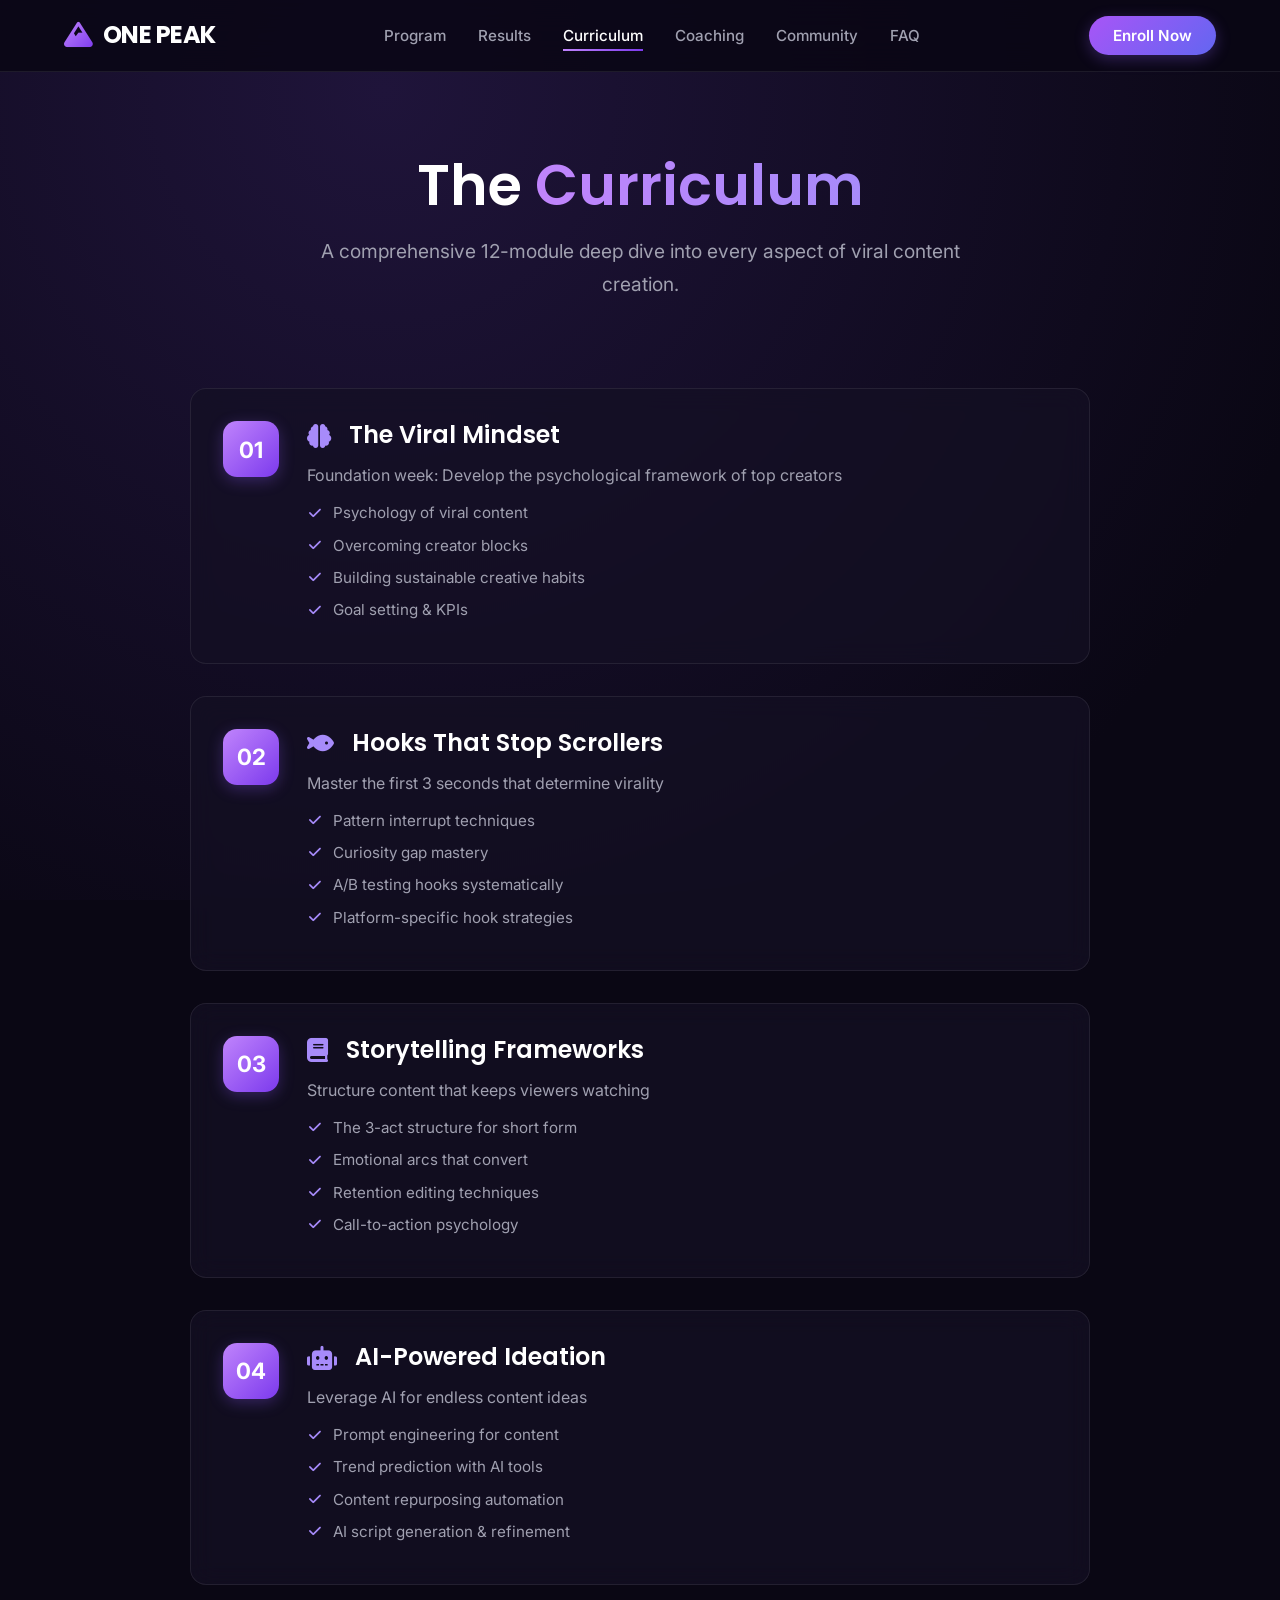
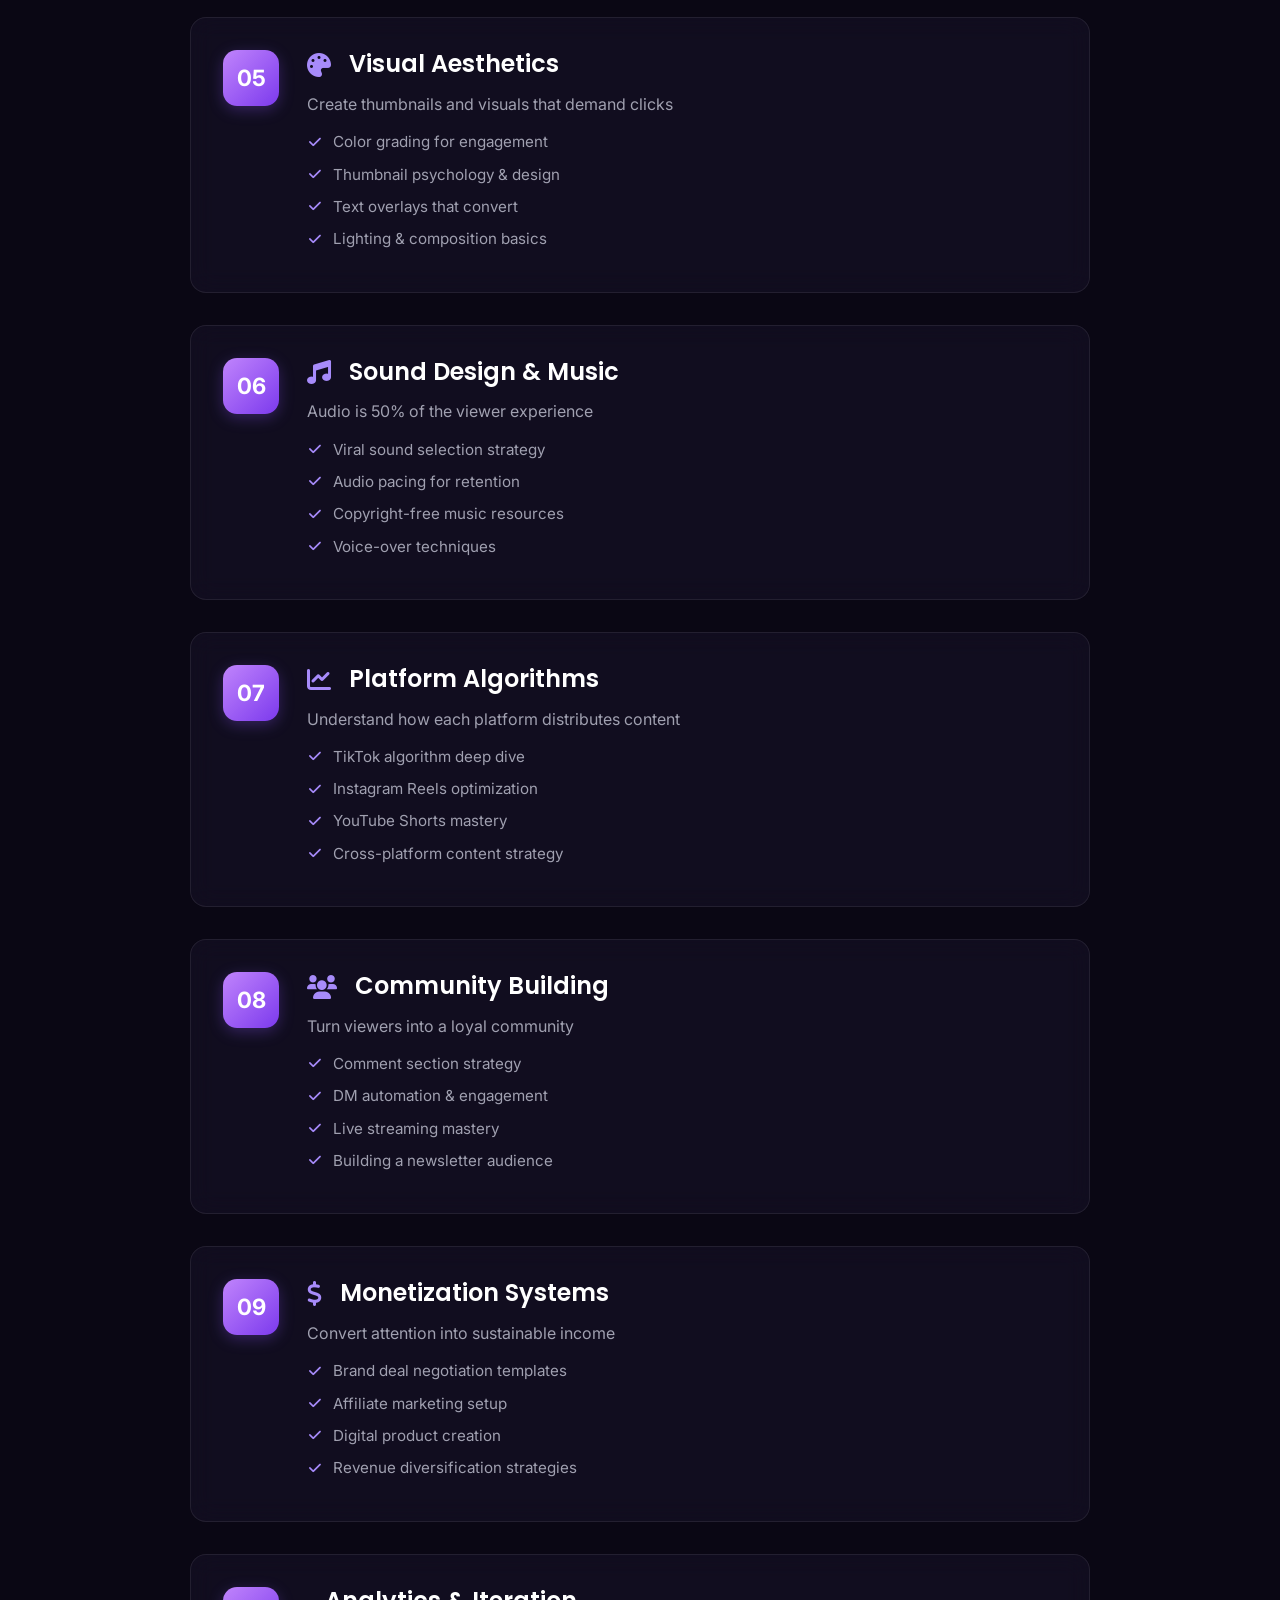
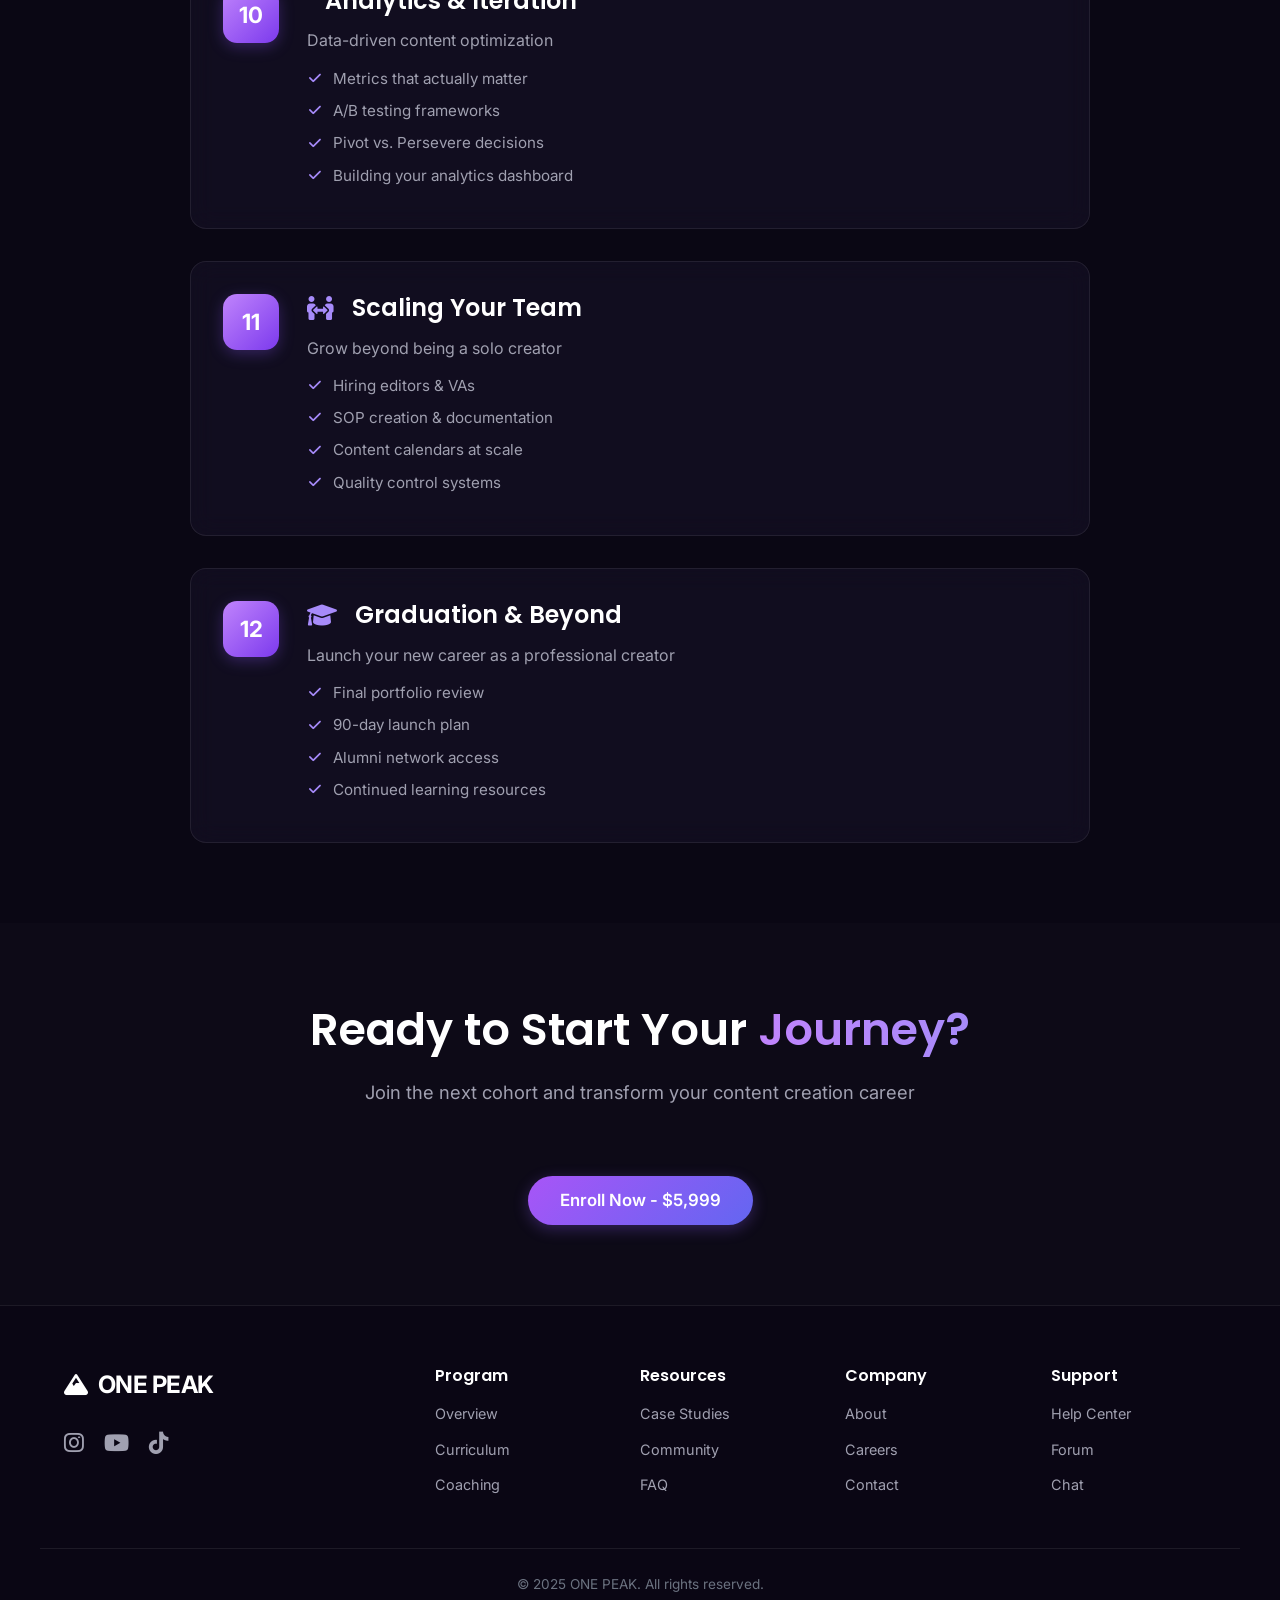
<file: curriculum.html>
<!doctype html>
<html lang="en">
  <head>
    <meta charset="UTF-8" />
    <meta
      name="viewport"
      content="width=device-width, initial-scale=1.0, viewport-fit=cover"
    />
    <title>ONE PEAK | Curriculum</title>
    <link rel="preconnect" href="https://fonts.googleapis.com" />
    <link rel="preconnect" href="https://fonts.gstatic.com" crossorigin />
    <link
      href="https://fonts.googleapis.com/css2?family=Inter:opsz,wght@14..32,400;14..32,500;14..32,600;14..32,700&family=Poppins:wght@500;600;700&display=swap"
      rel="stylesheet"
    />
    <link
      rel="stylesheet"
      href="https://cdnjs.cloudflare.com/ajax/libs/font-awesome/6.0.0-beta3/css/all.min.css"
    />
    <link rel="stylesheet" href="style.css" />
  </head>
  <body>
    <header class="header">
      <div class="container nav-container">
        <a href="index.html" class="logo">
          <i class="fas fa-mountain logo-icon"></i>
          <span class="logo-text">ONE PEAK</span>
        </a>
        <nav class="nav-menu" id="navMenu">
          <ul class="nav-list">
            <li><a href="program.html" class="nav-link">Program</a></li>
            <li><a href="results.html" class="nav-link">Results</a></li>
            <li>
              <a href="curriculum.html" class="nav-link active">Curriculum</a>
            </li>
            <li><a href="coaching.html" class="nav-link">Coaching</a></li>
            <li><a href="community.html" class="nav-link">Community</a></li>
            <li><a href="faq.html" class="nav-link">FAQ</a></li>
          </ul>
        </nav>
        <div class="nav-actions">
          <a href="#" class="btn btn-gradient">Enroll Now</a>
          <button
            class="hamburger"
            id="hamburger"
            aria-label="Menu"
            aria-expanded="false"
          >
            <span></span><span></span><span></span>
          </button>
        </div>
      </div>
    </header>

    <main>
      <section class="page-header">
        <div class="container">
          <h1>The <span class="gradient-text">Curriculum</span></h1>
          <p class="section-subtitle">
            A comprehensive 12-module deep dive into every aspect of viral
            content creation.
          </p>
        </div>
      </section>

      <section class="section-padding" style="padding-top: 0">
        <div class="container">
          <div class="timeline">
            <div class="curriculum-module">
              <div class="module-number">01</div>
              <div class="module-content">
                <h3>
                  <i
                    class="fas fa-brain"
                    style="color: #a78bfa; margin-right: 8px"
                  ></i>
                  The Viral Mindset
                </h3>
                <p style="color: #a0a0b0; margin-bottom: 12px">
                  Foundation week: Develop the psychological framework of top
                  creators
                </p>
                <ul>
                  <li>
                    <i class="fas fa-check"></i> Psychology of viral content
                  </li>
                  <li>
                    <i class="fas fa-check"></i> Overcoming creator blocks
                  </li>
                  <li>
                    <i class="fas fa-check"></i> Building sustainable creative
                    habits
                  </li>
                  <li><i class="fas fa-check"></i> Goal setting & KPIs</li>
                </ul>
              </div>
            </div>

            <div class="curriculum-module">
              <div class="module-number">02</div>
              <div class="module-content">
                <h3>
                  <i
                    class="fas fa-fish"
                    style="color: #a78bfa; margin-right: 8px"
                  ></i>
                  Hooks That Stop Scrollers
                </h3>
                <p style="color: #a0a0b0; margin-bottom: 12px">
                  Master the first 3 seconds that determine virality
                </p>
                <ul>
                  <li>
                    <i class="fas fa-check"></i> Pattern interrupt techniques
                  </li>
                  <li><i class="fas fa-check"></i> Curiosity gap mastery</li>
                  <li>
                    <i class="fas fa-check"></i> A/B testing hooks
                    systematically
                  </li>
                  <li>
                    <i class="fas fa-check"></i> Platform-specific hook
                    strategies
                  </li>
                </ul>
              </div>
            </div>

            <div class="curriculum-module">
              <div class="module-number">03</div>
              <div class="module-content">
                <h3>
                  <i
                    class="fas fa-book"
                    style="color: #a78bfa; margin-right: 8px"
                  ></i>
                  Storytelling Frameworks
                </h3>
                <p style="color: #a0a0b0; margin-bottom: 12px">
                  Structure content that keeps viewers watching
                </p>
                <ul>
                  <li>
                    <i class="fas fa-check"></i> The 3-act structure for short
                    form
                  </li>
                  <li>
                    <i class="fas fa-check"></i> Emotional arcs that convert
                  </li>
                  <li>
                    <i class="fas fa-check"></i> Retention editing techniques
                  </li>
                  <li>
                    <i class="fas fa-check"></i> Call-to-action psychology
                  </li>
                </ul>
              </div>
            </div>

            <div class="curriculum-module">
              <div class="module-number">04</div>
              <div class="module-content">
                <h3>
                  <i
                    class="fas fa-robot"
                    style="color: #a78bfa; margin-right: 8px"
                  ></i>
                  AI-Powered Ideation
                </h3>
                <p style="color: #a0a0b0; margin-bottom: 12px">
                  Leverage AI for endless content ideas
                </p>
                <ul>
                  <li>
                    <i class="fas fa-check"></i> Prompt engineering for content
                  </li>
                  <li>
                    <i class="fas fa-check"></i> Trend prediction with AI tools
                  </li>
                  <li>
                    <i class="fas fa-check"></i> Content repurposing automation
                  </li>
                  <li>
                    <i class="fas fa-check"></i> AI script generation &
                    refinement
                  </li>
                </ul>
              </div>
            </div>

            <div class="curriculum-module">
              <div class="module-number">05</div>
              <div class="module-content">
                <h3>
                  <i
                    class="fas fa-palette"
                    style="color: #a78bfa; margin-right: 8px"
                  ></i>
                  Visual Aesthetics
                </h3>
                <p style="color: #a0a0b0; margin-bottom: 12px">
                  Create thumbnails and visuals that demand clicks
                </p>
                <ul>
                  <li>
                    <i class="fas fa-check"></i> Color grading for engagement
                  </li>
                  <li>
                    <i class="fas fa-check"></i> Thumbnail psychology & design
                  </li>
                  <li>
                    <i class="fas fa-check"></i> Text overlays that convert
                  </li>
                  <li>
                    <i class="fas fa-check"></i> Lighting & composition basics
                  </li>
                </ul>
              </div>
            </div>

            <div class="curriculum-module">
              <div class="module-number">06</div>
              <div class="module-content">
                <h3>
                  <i
                    class="fas fa-music"
                    style="color: #a78bfa; margin-right: 8px"
                  ></i>
                  Sound Design & Music
                </h3>
                <p style="color: #a0a0b0; margin-bottom: 12px">
                  Audio is 50% of the viewer experience
                </p>
                <ul>
                  <li>
                    <i class="fas fa-check"></i> Viral sound selection strategy
                  </li>
                  <li>
                    <i class="fas fa-check"></i> Audio pacing for retention
                  </li>
                  <li>
                    <i class="fas fa-check"></i> Copyright-free music resources
                  </li>
                  <li><i class="fas fa-check"></i> Voice-over techniques</li>
                </ul>
              </div>
            </div>

            <div class="curriculum-module">
              <div class="module-number">07</div>
              <div class="module-content">
                <h3>
                  <i
                    class="fas fa-chart-line"
                    style="color: #a78bfa; margin-right: 8px"
                  ></i>
                  Platform Algorithms
                </h3>
                <p style="color: #a0a0b0; margin-bottom: 12px">
                  Understand how each platform distributes content
                </p>
                <ul>
                  <li>
                    <i class="fas fa-check"></i> TikTok algorithm deep dive
                  </li>
                  <li>
                    <i class="fas fa-check"></i> Instagram Reels optimization
                  </li>
                  <li><i class="fas fa-check"></i> YouTube Shorts mastery</li>
                  <li>
                    <i class="fas fa-check"></i> Cross-platform content strategy
                  </li>
                </ul>
              </div>
            </div>

            <div class="curriculum-module">
              <div class="module-number">08</div>
              <div class="module-content">
                <h3>
                  <i
                    class="fas fa-users"
                    style="color: #a78bfa; margin-right: 8px"
                  ></i>
                  Community Building
                </h3>
                <p style="color: #a0a0b0; margin-bottom: 12px">
                  Turn viewers into a loyal community
                </p>
                <ul>
                  <li><i class="fas fa-check"></i> Comment section strategy</li>
                  <li>
                    <i class="fas fa-check"></i> DM automation & engagement
                  </li>
                  <li><i class="fas fa-check"></i> Live streaming mastery</li>
                  <li>
                    <i class="fas fa-check"></i> Building a newsletter audience
                  </li>
                </ul>
              </div>
            </div>

            <div class="curriculum-module">
              <div class="module-number">09</div>
              <div class="module-content">
                <h3>
                  <i
                    class="fas fa-dollar-sign"
                    style="color: #a78bfa; margin-right: 8px"
                  ></i>
                  Monetization Systems
                </h3>
                <p style="color: #a0a0b0; margin-bottom: 12px">
                  Convert attention into sustainable income
                </p>
                <ul>
                  <li>
                    <i class="fas fa-check"></i> Brand deal negotiation
                    templates
                  </li>
                  <li>
                    <i class="fas fa-check"></i> Affiliate marketing setup
                  </li>
                  <li><i class="fas fa-check"></i> Digital product creation</li>
                  <li>
                    <i class="fas fa-check"></i> Revenue diversification
                    strategies
                  </li>
                </ul>
              </div>
            </div>

            <div class="curriculum-module">
              <div class="module-number">10</div>
              <div class="module-content">
                <h3>
                  <i
                    class="fas fa-magnifying-glass-chart"
                    style="color: #a78bfa; margin-right: 8px"
                  ></i>
                  Analytics & Iteration
                </h3>
                <p style="color: #a0a0b0; margin-bottom: 12px">
                  Data-driven content optimization
                </p>
                <ul>
                  <li>
                    <i class="fas fa-check"></i> Metrics that actually matter
                  </li>
                  <li><i class="fas fa-check"></i> A/B testing frameworks</li>
                  <li>
                    <i class="fas fa-check"></i> Pivot vs. Persevere decisions
                  </li>
                  <li>
                    <i class="fas fa-check"></i> Building your analytics
                    dashboard
                  </li>
                </ul>
              </div>
            </div>

            <div class="curriculum-module">
              <div class="module-number">11</div>
              <div class="module-content">
                <h3>
                  <i
                    class="fas fa-people-arrows"
                    style="color: #a78bfa; margin-right: 8px"
                  ></i>
                  Scaling Your Team
                </h3>
                <p style="color: #a0a0b0; margin-bottom: 12px">
                  Grow beyond being a solo creator
                </p>
                <ul>
                  <li><i class="fas fa-check"></i> Hiring editors & VAs</li>
                  <li>
                    <i class="fas fa-check"></i> SOP creation & documentation
                  </li>
                  <li>
                    <i class="fas fa-check"></i> Content calendars at scale
                  </li>
                  <li><i class="fas fa-check"></i> Quality control systems</li>
                </ul>
              </div>
            </div>

            <div class="curriculum-module">
              <div class="module-number">12</div>
              <div class="module-content">
                <h3>
                  <i
                    class="fas fa-graduation-cap"
                    style="color: #a78bfa; margin-right: 8px"
                  ></i>
                  Graduation & Beyond
                </h3>
                <p style="color: #a0a0b0; margin-bottom: 12px">
                  Launch your new career as a professional creator
                </p>
                <ul>
                  <li><i class="fas fa-check"></i> Final portfolio review</li>
                  <li><i class="fas fa-check"></i> 90-day launch plan</li>
                  <li><i class="fas fa-check"></i> Alumni network access</li>
                  <li>
                    <i class="fas fa-check"></i> Continued learning resources
                  </li>
                </ul>
              </div>
            </div>
          </div>
        </div>
      </section>

      <section
        class="section-padding"
        style="background: rgba(255, 255, 255, 0.01)"
      >
        <div class="container" style="text-align: center">
          <h2 class="section-title">
            Ready to Start Your <span class="gradient-text">Journey?</span>
          </h2>
          <p class="section-subtitle">
            Join the next cohort and transform your content creation career
          </p>
          <a href="#" class="btn btn-gradient btn-lg" style="margin-top: 20px"
            >Enroll Now - $5,999</a
          >
        </div>
      </section>
    </main>

    <footer class="footer">
      <div class="container footer-grid">
        <div class="footer-brand">
          <a href="index.html" class="logo"
            ><i class="fas fa-mountain"></i> ONE PEAK</a
          >
          <div class="social-icons">
            <a href="#"><i class="fab fa-instagram"></i></a>
            <a href="#"><i class="fab fa-youtube"></i></a>
            <a href="#"><i class="fab fa-tiktok"></i></a>
          </div>
        </div>
        <div class="footer-links">
          <h4>Program</h4>
          <ul>
            <li><a href="program.html">Overview</a></li>
            <li><a href="curriculum.html">Curriculum</a></li>
            <li><a href="coaching.html">Coaching</a></li>
          </ul>
        </div>
        <div class="footer-links">
          <h4>Resources</h4>
          <ul>
            <li><a href="results.html">Case Studies</a></li>
            <li><a href="community.html">Community</a></li>
            <li><a href="faq.html">FAQ</a></li>
          </ul>
        </div>
        <div class="footer-links">
          <h4>Company</h4>
          <ul>
            <li><a href="#">About</a></li>
            <li><a href="#">Careers</a></li>
            <li><a href="#">Contact</a></li>
          </ul>
        </div>
        <div class="footer-links">
          <h4>Support</h4>
          <ul>
            <li><a href="faq.html">Help Center</a></li>
            <li><a href="community.html">Forum</a></li>
            <li><a href="#">Chat</a></li>
          </ul>
        </div>
      </div>
      <div class="footer-bottom container">
        <p>&copy; 2025 ONE PEAK. All rights reserved.</p>
      </div>
    </footer>

    <script src="script.js"></script>
  </body>
</html>
</file>
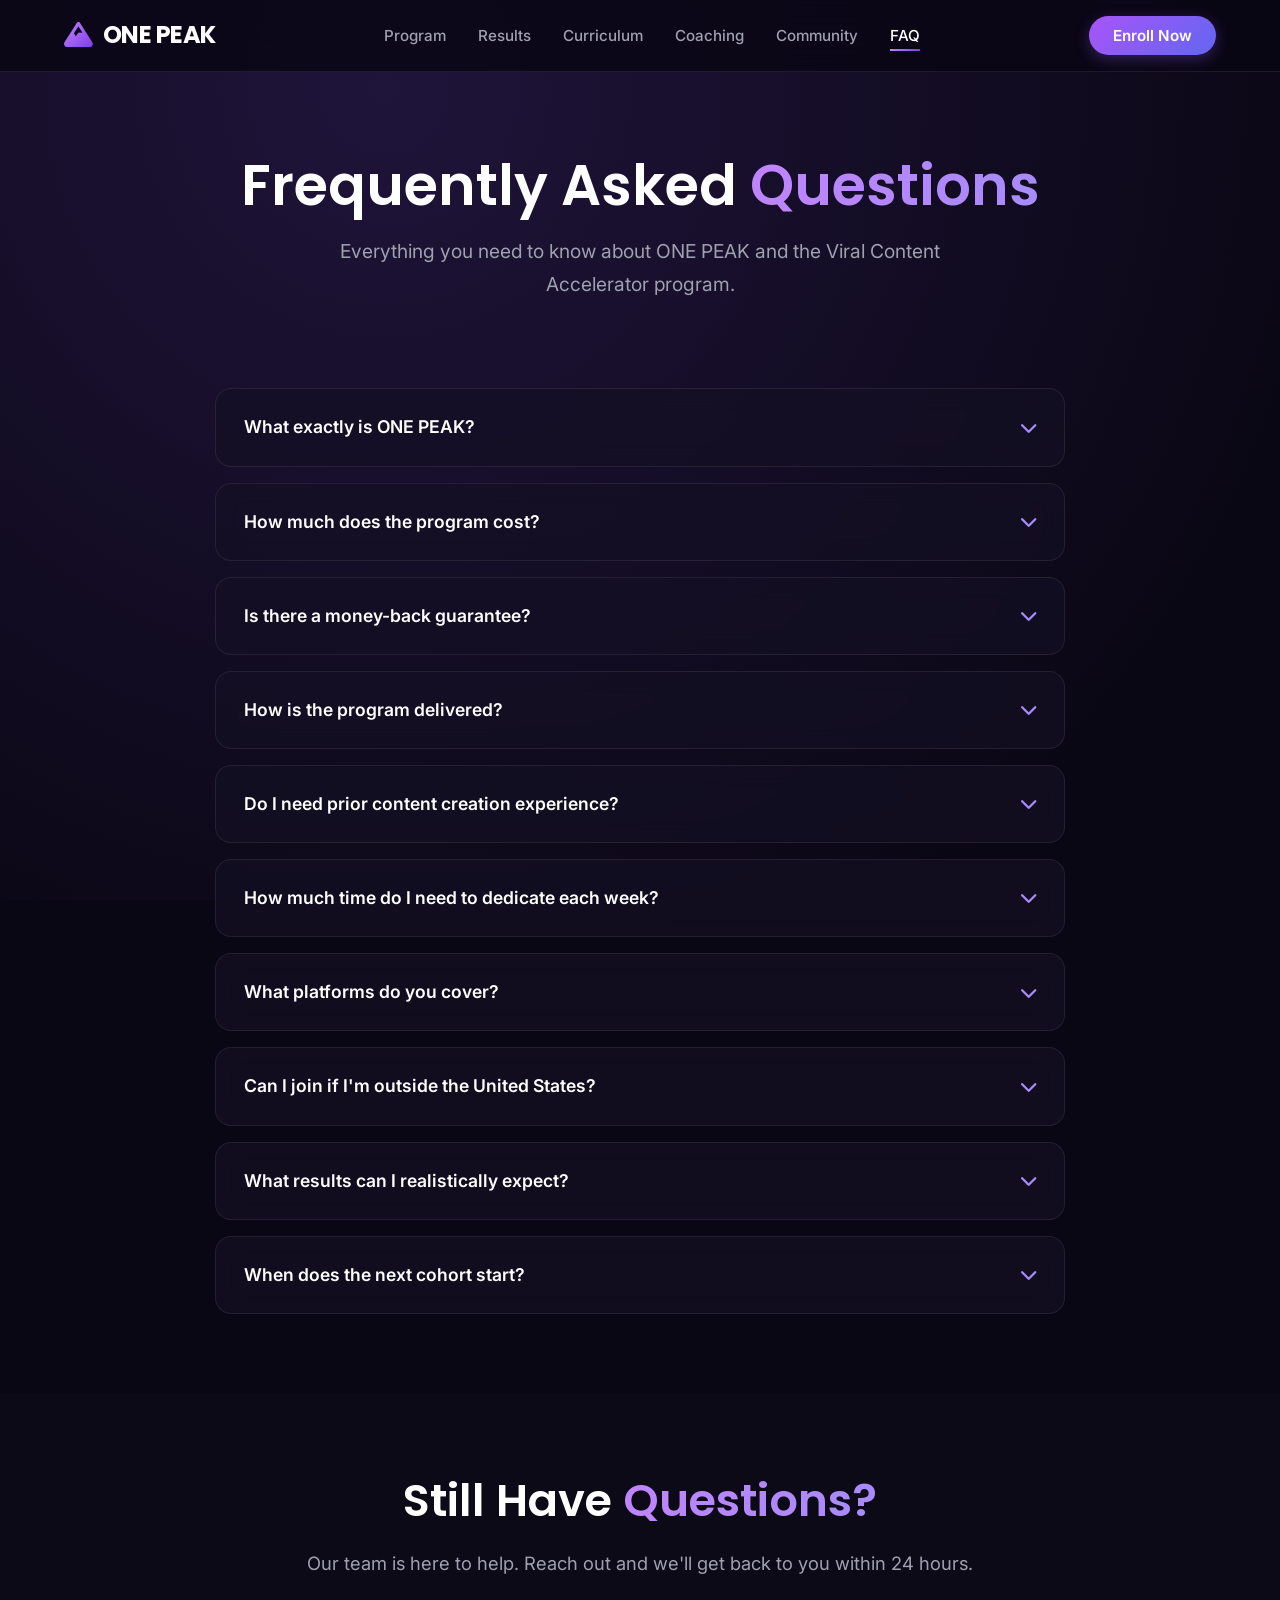
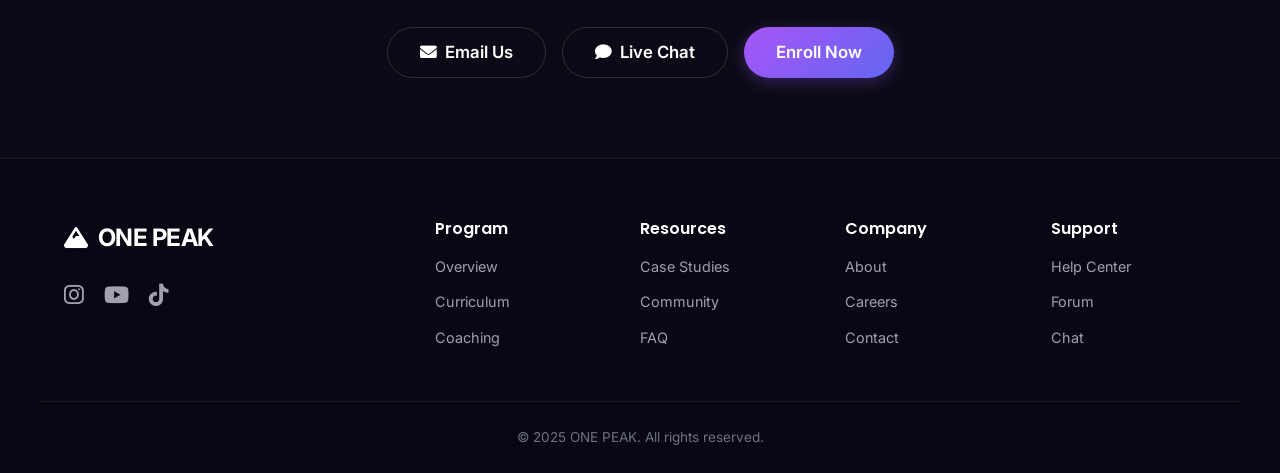
<file: faq.html>
<!doctype html>
<html lang="en">
  <head>
    <meta charset="UTF-8" />
    <meta
      name="viewport"
      content="width=device-width, initial-scale=1.0, viewport-fit=cover"
    />
    <title>ONE PEAK | FAQ</title>
    <link rel="preconnect" href="https://fonts.googleapis.com" />
    <link rel="preconnect" href="https://fonts.gstatic.com" crossorigin />
    <link
      href="https://fonts.googleapis.com/css2?family=Inter:opsz,wght@14..32,400;14..32,500;14..32,600;14..32,700&family=Poppins:wght@500;600;700&display=swap"
      rel="stylesheet"
    />
    <link
      rel="stylesheet"
      href="https://cdnjs.cloudflare.com/ajax/libs/font-awesome/6.0.0-beta3/css/all.min.css"
    />
    <link rel="stylesheet" href="style.css" />
  </head>
  <body>
    <header class="header">
      <div class="container nav-container">
        <a href="index.html" class="logo">
          <i class="fas fa-mountain logo-icon"></i>
          <span class="logo-text">ONE PEAK</span>
        </a>
        <nav class="nav-menu" id="navMenu">
          <ul class="nav-list">
            <li><a href="program.html" class="nav-link">Program</a></li>
            <li><a href="results.html" class="nav-link">Results</a></li>
            <li><a href="curriculum.html" class="nav-link">Curriculum</a></li>
            <li><a href="coaching.html" class="nav-link">Coaching</a></li>
            <li><a href="community.html" class="nav-link">Community</a></li>
            <li><a href="faq.html" class="nav-link active">FAQ</a></li>
          </ul>
        </nav>
        <div class="nav-actions">
          <a href="#" class="btn btn-gradient">Enroll Now</a>
          <button
            class="hamburger"
            id="hamburger"
            aria-label="Menu"
            aria-expanded="false"
          >
            <span></span><span></span><span></span>
          </button>
        </div>
      </div>
    </header>

    <main>
      <section class="page-header">
        <div class="container">
          <h1>Frequently Asked <span class="gradient-text">Questions</span></h1>
          <p class="section-subtitle">
            Everything you need to know about ONE PEAK and the Viral Content
            Accelerator program.
          </p>
        </div>
      </section>

      <section class="section-padding" style="padding-top: 0">
        <div class="container">
          <div class="faq-list">
            <div class="faq-item">
              <div class="faq-question">
                What exactly is ONE PEAK?
                <i class="fas fa-chevron-down"></i>
              </div>
              <div class="faq-answer">
                ONE PEAK is a comprehensive 12-week accelerator program that
                teaches you the exact system for creating viral content
                consistently across all major platforms. It includes
                pre-recorded modules, live coaching calls, AI tools, and access
                to a private community of serious creators. We focus on
                practical, actionable strategies—not theory.
              </div>
            </div>

            <div class="faq-item">
              <div class="faq-question">
                How much does the program cost?
                <i class="fas fa-chevron-down"></i>
              </div>
              <div class="faq-answer">
                The program is a one-time investment of $5,999. We also offer 0%
                financing options through our partners, allowing you to split
                the payment into manageable monthly installments. This includes
                lifetime access to all course materials, tools, and community
                features. There are no hidden fees or upsells.
              </div>
            </div>

            <div class="faq-item">
              <div class="faq-question">
                Is there a money-back guarantee?
                <i class="fas fa-chevron-down"></i>
              </div>
              <div class="faq-answer">
                Yes! We offer a 30-day risk-free guarantee. If you complete the
                first two modules, attend the coaching calls, and don't feel
                you're getting value, we'll refund your full investment—no
                questions asked. We're confident in our program because it
                works.
              </div>
            </div>

            <div class="faq-item">
              <div class="faq-question">
                How is the program delivered?
                <i class="fas fa-chevron-down"></i>
              </div>
              <div class="faq-answer">
                The program is delivered through our online learning platform.
                You get: (1) 12 pre-recorded video modules released weekly, (2)
                Live group coaching calls every Tuesday and Thursday, (3)
                Monthly 1-on-1 sessions with your assigned coach, and (4) 24/7
                access to our private Discord community for daily support and
                networking.
              </div>
            </div>

            <div class="faq-item">
              <div class="faq-question">
                Do I need prior content creation experience?
                <i class="fas fa-chevron-down"></i>
              </div>
              <div class="faq-answer">
                No prior experience is required! Our curriculum is designed for
                everyone from complete beginners to experienced creators looking
                to scale. We meet you where you are and provide personalized
                guidance based on your current level and goals.
              </div>
            </div>

            <div class="faq-item">
              <div class="faq-question">
                How much time do I need to dedicate each week?
                <i class="fas fa-chevron-down"></i>
              </div>
              <div class="faq-answer">
                We recommend 5-7 hours per week: 2-3 hours for consuming course
                content, 1-2 hours for live coaching calls (recorded if you
                can't attend), and 2-3 hours for content creation and
                implementation. The more you put in, the faster you'll see
                results.
              </div>
            </div>

            <div class="faq-item">
              <div class="faq-question">
                What platforms do you cover?
                <i class="fas fa-chevron-down"></i>
              </div>
              <div class="faq-answer">
                We cover all major short-form video platforms: TikTok, Instagram
                Reels, YouTube Shorts, and Twitter/X. Our principles apply
                universally, but we provide platform-specific strategies for
                each. We also cover long-form YouTube and podcasting for
                advanced monetization.
              </div>
            </div>

            <div class="faq-item">
              <div class="faq-question">
                Can I join if I'm outside the United States?
                <i class="fas fa-chevron-down"></i>
              </div>
              <div class="faq-answer">
                Absolutely! We have members from 48+ countries. All live
                coaching calls are recorded and available for replay. Our
                Discord community is active 24/7 across all time zones. The
                program is entirely online, so you can participate from anywhere
                in the world.
              </div>
            </div>

            <div class="faq-item">
              <div class="faq-question">
                What results can I realistically expect?
                <i class="fas fa-chevron-down"></i>
              </div>
              <div class="faq-answer">
                Results vary based on your niche, effort, and consistency.
                However, our average student sees a 5-10x increase in views
                within the first 8 weeks. Many students achieve their first
                viral video (100K+ views) within the program. We have numerous
                case studies of students hitting millions of views. Check our
                Results page for real examples.
              </div>
            </div>

            <div class="faq-item">
              <div class="faq-question">
                When does the next cohort start?
                <i class="fas fa-chevron-down"></i>
              </div>
              <div class="faq-answer">
                We run cohorts monthly, starting on the first Monday of each
                month. Once you enroll, you'll get immediate access to Module 1
                and our community. Live coaching begins on the cohort start
                date. Spots are limited to ensure quality coaching ratios.
              </div>
            </div>
          </div>
        </div>
      </section>

      <section
        class="section-padding"
        style="background: rgba(255, 255, 255, 0.01)"
      >
        <div class="container" style="text-align: center">
          <h2 class="section-title">
            Still Have <span class="gradient-text">Questions?</span>
          </h2>
          <p class="section-subtitle">
            Our team is here to help. Reach out and we'll get back to you within
            24 hours.
          </p>
          <div
            style="
              display: flex;
              gap: 16px;
              justify-content: center;
              flex-wrap: wrap;
              margin-top: 20px;
            "
          >
            <a href="#" class="btn btn-ghost btn-lg"
              ><i class="fas fa-envelope"></i> Email Us</a
            >
            <a href="#" class="btn btn-ghost btn-lg"
              ><i class="fas fa-comment"></i> Live Chat</a
            >
            <a href="#" class="btn btn-gradient btn-lg">Enroll Now</a>
          </div>
        </div>
      </section>
    </main>

    <footer class="footer">
      <div class="container footer-grid">
        <div class="footer-brand">
          <a href="index.html" class="logo"
            ><i class="fas fa-mountain"></i> ONE PEAK</a
          >
          <div class="social-icons">
            <a href="#"><i class="fab fa-instagram"></i></a>
            <a href="#"><i class="fab fa-youtube"></i></a>
            <a href="#"><i class="fab fa-tiktok"></i></a>
          </div>
        </div>
        <div class="footer-links">
          <h4>Program</h4>
          <ul>
            <li><a href="program.html">Overview</a></li>
            <li><a href="curriculum.html">Curriculum</a></li>
            <li><a href="coaching.html">Coaching</a></li>
          </ul>
        </div>
        <div class="footer-links">
          <h4>Resources</h4>
          <ul>
            <li><a href="results.html">Case Studies</a></li>
            <li><a href="community.html">Community</a></li>
            <li><a href="faq.html">FAQ</a></li>
          </ul>
        </div>
        <div class="footer-links">
          <h4>Company</h4>
          <ul>
            <li><a href="#">About</a></li>
            <li><a href="#">Careers</a></li>
            <li><a href="#">Contact</a></li>
          </ul>
        </div>
        <div class="footer-links">
          <h4>Support</h4>
          <ul>
            <li><a href="faq.html">Help Center</a></li>
            <li><a href="community.html">Forum</a></li>
            <li><a href="#">Chat</a></li>
          </ul>
        </div>
      </div>
      <div class="footer-bottom container">
        <p>&copy; 2025 ONE PEAK. All rights reserved.</p>
      </div>
    </footer>

    <script src="script.js"></script>
  </body>
</html>
</file>
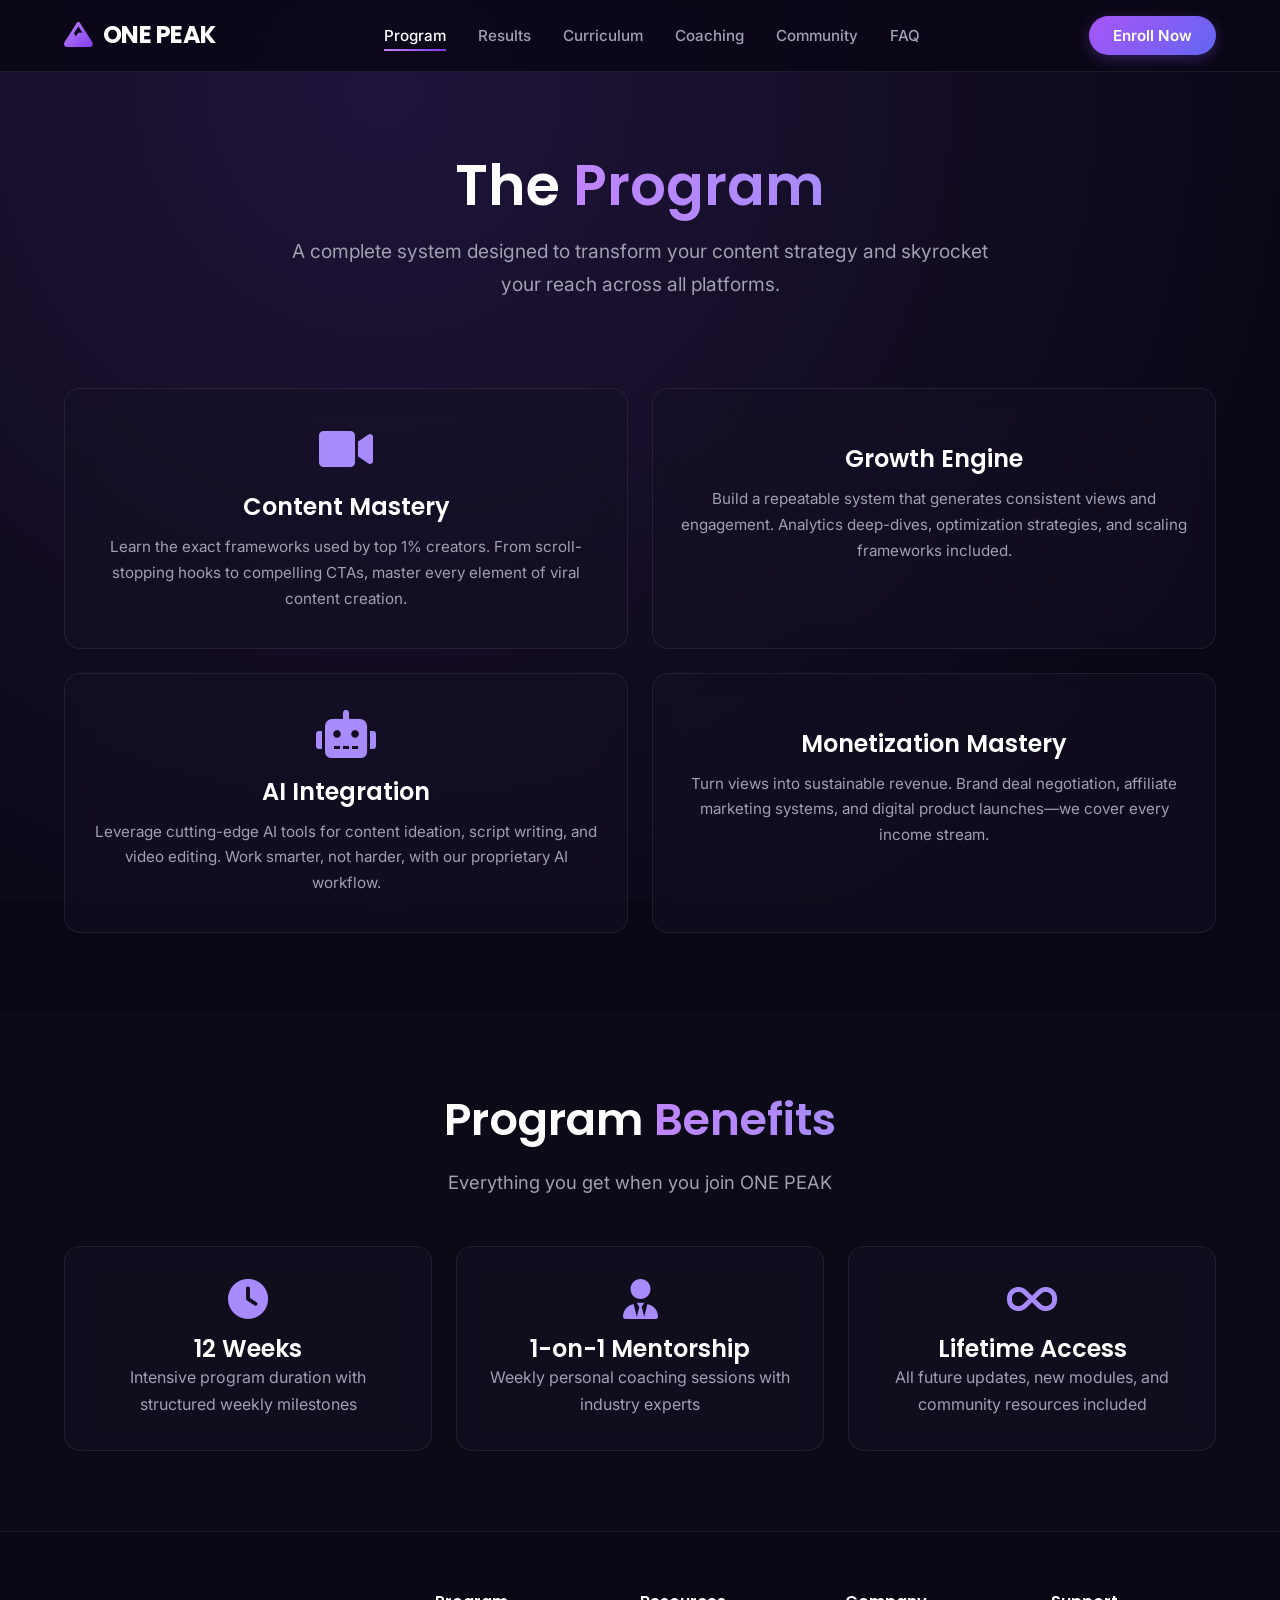
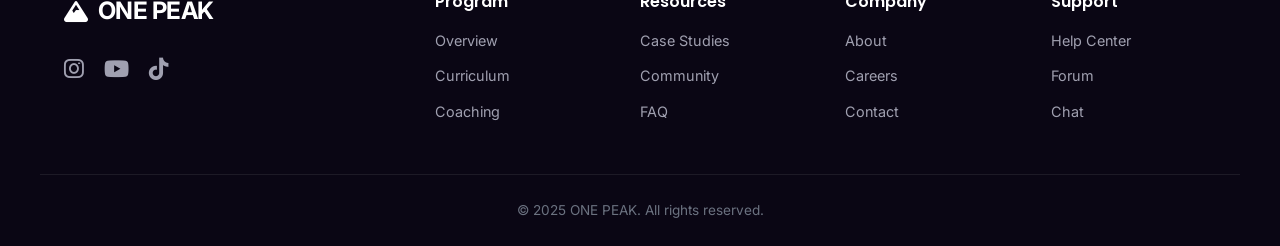
<file: program.html>
<!doctype html>
<html lang="en">
  <head>
    <meta charset="UTF-8" />
    <meta name="viewport" content="width=device-width, initial-scale=1.0" />
    <title>ONE PEAK | Program</title>
    <link rel="preconnect" href="https://fonts.googleapis.com" />
    <link rel="preconnect" href="https://fonts.gstatic.com" crossorigin />
    <link
      href="https://fonts.googleapis.com/css2?family=Inter:opsz,wght@14..32,400;14..32,500;14..32,600;14..32,700&family=Poppins:wght@500;600;700&display=swap"
      rel="stylesheet"
    />
    <link
      rel="stylesheet"
      href="https://cdnjs.cloudflare.com/ajax/libs/font-awesome/6.0.0-beta3/css/all.min.css"
    />
    <link rel="stylesheet" href="style.css" />
  </head>
  <body>
    <header class="header">
      <div class="container nav-container">
        <a href="index.html" class="logo"
          ><i class="fas fa-mountain logo-icon"></i
          ><span class="logo-text">ONE PEAK</span></a
        >
        <nav class="nav-menu" id="navMenu">
          <ul class="nav-list">
            <li><a href="program.html" class="nav-link active">Program</a></li>
            <li><a href="results.html" class="nav-link">Results</a></li>
            <li><a href="curriculum.html" class="nav-link">Curriculum</a></li>
            <li><a href="coaching.html" class="nav-link">Coaching</a></li>
            <li><a href="community.html" class="nav-link">Community</a></li>
            <li><a href="faq.html" class="nav-link">FAQ</a></li>
          </ul>
        </nav>
        <div class="nav-actions">
          <a href="#" class="btn btn-gradient">Enroll Now</a>
          <button class="hamburger" id="hamburger" aria-label="Menu">
            <span></span><span></span><span></span>
          </button>
        </div>
      </div>
    </header>

    <main>
      <section class="page-header">
        <div class="container">
          <h1>The <span class="gradient-text">Program</span></h1>
          <p class="section-subtitle">
            A complete system designed to transform your content strategy and
            skyrocket your reach across all platforms.
          </p>
        </div>
      </section>

      <section class="section-padding" style="padding-top: 0">
        <div class="container">
          <div class="cards-grid cards-2">
            <div class="program-card glass-card">
              <i class="fas fa-video"></i>
              <h3>Content Mastery</h3>
              <p>
                Learn the exact frameworks used by top 1% creators. From
                scroll-stopping hooks to compelling CTAs, master every element
                of viral content creation.
              </p>
            </div>
            <div class="program-card glass-card">
              <i class="fas fa-chart-simple"></i>
              <h3>Growth Engine</h3>
              <p>
                Build a repeatable system that generates consistent views and
                engagement. Analytics deep-dives, optimization strategies, and
                scaling frameworks included.
              </p>
            </div>
            <div class="program-card glass-card">
              <i class="fas fa-robot"></i>
              <h3>AI Integration</h3>
              <p>
                Leverage cutting-edge AI tools for content ideation, script
                writing, and video editing. Work smarter, not harder, with our
                proprietary AI workflow.
              </p>
            </div>
            <div class="program-card glass-card">
              <i class="fas fa-sack-dollar"></i>
              <h3>Monetization Mastery</h3>
              <p>
                Turn views into sustainable revenue. Brand deal negotiation,
                affiliate marketing systems, and digital product launches—we
                cover every income stream.
              </p>
            </div>
          </div>
        </div>
      </section>

      <section
        class="section-padding"
        style="background: rgba(255, 255, 255, 0.01)"
      >
        <div class="container">
          <h2 class="section-title">
            Program <span class="gradient-text">Benefits</span>
          </h2>
          <p class="section-subtitle">
            Everything you get when you join ONE PEAK
          </p>
          <div class="cards-grid cards-3" style="margin-top: 40px">
            <div class="glass-card" style="padding: 32px; text-align: center">
              <i
                class="fas fa-clock"
                style="
                  font-size: 2.5rem;
                  color: #a78bfa;
                  margin-bottom: 16px;
                  display: block;
                "
              ></i>
              <h3>12 Weeks</h3>
              <p style="color: #a0a0b0">
                Intensive program duration with structured weekly milestones
              </p>
            </div>
            <div class="glass-card" style="padding: 32px; text-align: center">
              <i
                class="fas fa-user-tie"
                style="
                  font-size: 2.5rem;
                  color: #a78bfa;
                  margin-bottom: 16px;
                  display: block;
                "
              ></i>
              <h3>1-on-1 Mentorship</h3>
              <p style="color: #a0a0b0">
                Weekly personal coaching sessions with industry experts
              </p>
            </div>
            <div class="glass-card" style="padding: 32px; text-align: center">
              <i
                class="fas fa-infinity"
                style="
                  font-size: 2.5rem;
                  color: #a78bfa;
                  margin-bottom: 16px;
                  display: block;
                "
              ></i>
              <h3>Lifetime Access</h3>
              <p style="color: #a0a0b0">
                All future updates, new modules, and community resources
                included
              </p>
            </div>
          </div>
        </div>
      </section>
    </main>

    <footer class="footer">
      <div class="container footer-grid">
        <div class="footer-brand">
          <a href="index.html" class="logo"
            ><i class="fas fa-mountain"></i> ONE PEAK</a
          >
          <div class="social-icons">
            <a href="#"><i class="fab fa-instagram"></i></a>
            <a href="#"><i class="fab fa-youtube"></i></a>
            <a href="#"><i class="fab fa-tiktok"></i></a>
          </div>
        </div>
        <div class="footer-links">
          <h4>Program</h4>
          <ul>
            <li><a href="program.html">Overview</a></li>
            <li><a href="curriculum.html">Curriculum</a></li>
            <li><a href="coaching.html">Coaching</a></li>
          </ul>
        </div>
        <div class="footer-links">
          <h4>Resources</h4>
          <ul>
            <li><a href="results.html">Case Studies</a></li>
            <li><a href="community.html">Community</a></li>
            <li><a href="faq.html">FAQ</a></li>
          </ul>
        </div>
        <div class="footer-links">
          <h4>Company</h4>
          <ul>
            <li><a href="#">About</a></li>
            <li><a href="#">Careers</a></li>
            <li><a href="#">Contact</a></li>
          </ul>
        </div>
        <div class="footer-links">
          <h4>Support</h4>
          <ul>
            <li><a href="faq.html">Help Center</a></li>
            <li><a href="community.html">Forum</a></li>
            <li><a href="#">Chat</a></li>
          </ul>
        </div>
      </div>
      <div class="footer-bottom container">
        <p>&copy; 2025 ONE PEAK. All rights reserved.</p>
      </div>
    </footer>

    <script src="script.js"></script>
  </body>
</html>
</file>
<file: style.css>
/* ============================================
   style.css - ONE PEAK Complete Stylesheet
   ============================================ */

/* CSS Custom Properties (Variables) */
:root {
  /* Colors */
  --bg-deep: #0a0714;
  --bg-card: rgba(20, 16, 36, 0.7);
  --bg-card-solid: rgb(20, 16, 36);
  --border-light: rgba(255, 255, 255, 0.08);
  --border-medium: rgba(255, 255, 255, 0.15);
  --text-primary: #ffffff;
  --text-secondary: #a0a0b0;
  --text-muted: #6b7280;

  /* Gradients */
  --gradient-start: #a855f7;
  --gradient-end: #6366f1;
  --gradient-vibrant: linear-gradient(135deg, #c084fc, #7c3aed);
  --gradient-text: linear-gradient(to right, #c084fc, #a78bfa);
  --gradient-button: linear-gradient(135deg, #a855f7, #6366f1);

  /* Typography */
  --font-sans:
    "Inter", system-ui, -apple-system, BlinkMacSystemFont, "Segoe UI", Roboto,
    sans-serif;
  --font-display:
    "Poppins", system-ui, -apple-system, BlinkMacSystemFont, "Segoe UI", Roboto,
    sans-serif;

  /* Spacing */
  --section-padding: 80px;
  --container-padding: 24px;

  /* Borders & Radius */
  --radius-sm: 8px;
  --radius-md: 16px;
  --radius-lg: 24px;
  --radius-xl: 32px;
  --radius-full: 50%;

  /* Transitions */
  --transition-fast: 0.2s ease;
  --transition-normal: 0.25s ease-in-out;
  --transition-slow: 0.4s ease;

  /* Layout */
  --container-max: 1200px;
  --header-height: 72px;
}

/* ============================================
   CSS Reset
   ============================================ */
*,
*::before,
*::after {
  margin: 0;
  padding: 0;
  box-sizing: border-box;
}

/* ============================================
   Base Styles
   ============================================ */
html {
  scroll-behavior: smooth;
  -webkit-font-smoothing: antialiased;
  -moz-osx-font-smoothing: grayscale;
}

body {
  background: radial-gradient(circle at 30% 10%, #1f143a, #0a0714 80%);
  background-color: #0a0714;
  background-attachment: fixed;
  color: var(--text-primary);
  font-family: var(--font-sans);
  font-size: 16px;
  line-height: 1.6;
  min-height: 100vh;
  overflow-x: hidden;
}

img {
  max-width: 100%;
  height: auto;
  display: block;
}

a {
  text-decoration: none;
  color: inherit;
  transition: color var(--transition-fast);
}

ul,
ol {
  list-style: none;
}

button {
  font-family: inherit;
  cursor: pointer;
  border: none;
  background: none;
}

/* ============================================
   Typography
   ============================================ */
h1,
h2,
h3,
h4,
h5,
h6 {
  font-family: var(--font-display);
  font-weight: 600;
  line-height: 1.2;
  color: var(--text-primary);
}

h1 {
  font-size: clamp(2rem, 5vw, 3.5rem);
}

h2 {
  font-size: clamp(1.75rem, 4vw, 2.5rem);
}

h3 {
  font-size: clamp(1.25rem, 3vw, 1.5rem);
}

h4 {
  font-size: 1.1rem;
}

p {
  color: var(--text-secondary);
  line-height: 1.7;
}

.gradient-text {
  background: var(--gradient-text);
  -webkit-background-clip: text;
  background-clip: text;
  -webkit-text-fill-color: transparent;
}

/* ============================================
   Layout & Container
   ============================================ */
.container {
  max-width: var(--container-max);
  margin: 0 auto;
  padding: 0 var(--container-padding);
  width: 100%;
}

.section-padding {
  padding: var(--section-padding) 0;
}

/* ============================================
   Header & Navigation
   ============================================ */
.header {
  position: sticky;
  top: 0;
  z-index: 1000;
  padding: 0;
  height: var(--header-height);
  background: rgba(10, 7, 20, 0.85);
  backdrop-filter: blur(20px);
  -webkit-backdrop-filter: blur(20px);
  border-bottom: 1px solid var(--border-light);
}

.nav-container {
  display: flex;
  align-items: center;
  justify-content: space-between;
  height: 100%;
}

/* Logo */
.logo {
  display: flex;
  align-items: center;
  gap: 10px;
  font-weight: 700;
  font-size: 1.5rem;
  letter-spacing: -0.5px;
  text-decoration: none;
  color: var(--text-primary);
  flex-shrink: 0;
}

.logo-icon {
  font-size: 1.8rem;
  background: var(--gradient-vibrant);
  -webkit-background-clip: text;
  background-clip: text;
  -webkit-text-fill-color: transparent;
}

.logo-text {
  font-family: var(--font-display);
}

/* Navigation Menu */
.nav-menu {
  display: flex;
  align-items: center;
}

.nav-list {
  display: flex;
  align-items: center;
  gap: 32px;
  list-style: none;
  margin: 0;
  padding: 0;
}

.nav-link {
  color: var(--text-secondary);
  font-weight: 500;
  font-size: 0.95rem;
  transition: color var(--transition-fast);
  position: relative;
  padding: 4px 0;
}

.nav-link::after {
  content: "";
  position: absolute;
  bottom: -2px;
  left: 0;
  width: 0;
  height: 2px;
  background: var(--gradient-vibrant);
  transition: width var(--transition-normal);
}

.nav-link:hover,
.nav-link.active {
  color: var(--text-primary);
}

.nav-link:hover::after,
.nav-link.active::after {
  width: 100%;
}

/* Navigation Actions */
.nav-actions {
  display: flex;
  align-items: center;
  gap: 16px;
  flex-shrink: 0;
}

/* Hamburger Menu Button */
.hamburger {
  display: none;
  flex-direction: column;
  justify-content: center;
  gap: 5px;
  width: 32px;
  height: 32px;
  padding: 4px;
  background: transparent;
  border: none;
  cursor: pointer;
  z-index: 1001;
}

.hamburger span {
  display: block;
  width: 24px;
  height: 2px;
  background: var(--text-primary);
  border-radius: 2px;
  transition: all var(--transition-normal);
  transform-origin: center;
}

.hamburger[aria-expanded="true"] span:nth-child(1) {
  transform: translateY(7px) rotate(45deg);
}

.hamburger[aria-expanded="true"] span:nth-child(2) {
  opacity: 0;
}

.hamburger[aria-expanded="true"] span:nth-child(3) {
  transform: translateY(-7px) rotate(-45deg);
}

/* ============================================
   Buttons
   ============================================ */
.btn {
  display: inline-flex;
  align-items: center;
  justify-content: center;
  gap: 8px;
  padding: 12px 24px;
  border-radius: 50px;
  font-weight: 600;
  font-size: 0.95rem;
  font-family: var(--font-sans);
  transition: all var(--transition-normal);
  cursor: pointer;
  border: none;
  background: transparent;
  white-space: nowrap;
  text-decoration: none;
  line-height: 1;
}

.btn-gradient {
  background: var(--gradient-button);
  color: var(--text-primary);
  box-shadow: 0 4px 15px rgba(139, 92, 246, 0.3);
}

.btn-gradient:hover {
  transform: translateY(-2px);
  box-shadow: 0 8px 25px rgba(139, 92, 246, 0.5);
  color: var(--text-primary);
}

.btn-ghost {
  background: transparent;
  border: 1px solid var(--border-medium);
  color: var(--text-primary);
}

.btn-ghost:hover {
  background: rgba(255, 255, 255, 0.05);
  border-color: rgba(255, 255, 255, 0.3);
}

.btn-outline {
  border: 1px solid var(--border-medium);
  color: var(--text-primary);
  background: transparent;
}

.btn-outline:hover {
  background: rgba(255, 255, 255, 0.08);
  border-color: rgba(255, 255, 255, 0.4);
}

.btn-lg {
  padding: 16px 32px;
  font-size: 1.05rem;
}

.btn-sm {
  padding: 8px 16px;
  font-size: 0.85rem;
}

/* ============================================
   Glass Card Effects
   ============================================ */
.glass-card {
  background: rgba(20, 16, 36, 0.5);
  backdrop-filter: blur(12px);
  -webkit-backdrop-filter: blur(12px);
  border: 1px solid var(--border-light);
  border-radius: var(--radius-md);
  transition:
    transform var(--transition-normal),
    box-shadow var(--transition-normal);
}

.glass-card:hover {
  transform: translateY(-4px);
  box-shadow: 0 8px 32px rgba(139, 92, 246, 0.1);
}

.glass-card-dark {
  background: linear-gradient(145deg,
      rgba(88, 28, 135, 0.35),
      rgba(15, 12, 28, 0.9));
  backdrop-filter: blur(16px);
  -webkit-backdrop-filter: blur(16px);
  border: 1px solid rgba(255, 255, 255, 0.1);
  border-radius: var(--radius-lg);
}

.glass-widget {
  background: rgba(15, 12, 28, 0.7);
  backdrop-filter: blur(14px);
  -webkit-backdrop-filter: blur(14px);
  border: 1px solid rgba(255, 255, 255, 0.1);
  border-radius: var(--radius-md);
}

/* ============================================
   Hero Section
   ============================================ */
.hero {
  padding: 60px 0 100px;
  position: relative;
  overflow: hidden;
}

.hero-grid {
  display: grid;
  grid-template-columns: 1fr 1fr;
  gap: 60px;
  align-items: center;
}

.hero-text {
  position: relative;
  z-index: 1;
}

.badge {
  display: inline-flex;
  align-items: center;
  gap: 8px;
  background: rgba(139, 92, 246, 0.15);
  color: #c4b5fd;
  padding: 8px 20px;
  border-radius: 50px;
  font-size: 0.8rem;
  font-weight: 600;
  letter-spacing: 0.5px;
  text-transform: uppercase;
  margin-bottom: 24px;
  border: 1px solid rgba(139, 92, 246, 0.2);
}

.hero-title {
  font-size: clamp(2.5rem, 5vw, 3.8rem);
  font-weight: 700;
  margin-bottom: 24px;
  line-height: 1.1;
}

.hero-description {
  color: var(--text-secondary);
  font-size: 1.15rem;
  line-height: 1.7;
  margin-bottom: 32px;
  max-width: 520px;
}

.hero-cta-group {
  display: flex;
  gap: 16px;
  flex-wrap: wrap;
  margin-bottom: 36px;
}

/* Social Proof */
.social-proof {
  display: flex;
  align-items: center;
  gap: 16px;
}

.avatar-stack {
  display: flex;
  align-items: center;
}

.avatar {
  width: 40px;
  height: 40px;
  border-radius: var(--radius-full);
  border: 3px solid #1e1730;
  object-fit: cover;
  margin-left: -12px;
  transition: transform var(--transition-fast);
}

.avatar:first-child {
  margin-left: 0;
}

.avatar:hover {
  transform: translateY(-4px);
  z-index: 1;
}

.social-text {
  color: #cbd5e1;
  font-size: 0.95rem;
}

.social-text strong {
  color: var(--text-primary);
}

/* Hero Visual / Dashboard Card */
.hero-visual {
  position: relative;
  display: flex;
  justify-content: center;
  align-items: center;
}

.dashboard-card {
  width: 100%;
  max-width: 450px;
  padding: 32px;
  position: relative;
  min-height: 350px;
}

.card-inner {
  display: flex;
  flex-direction: column;
  gap: 24px;
}

.user-area {
  display: flex;
  align-items: center;
  gap: 10px;
  font-size: 0.9rem;
  color: var(--text-secondary);
}

.user-area i {
  font-size: 1.5rem;
  color: #a78bfa;
}

.mock-laptop {
  background: rgba(255, 255, 255, 0.03);
  border: 1px solid var(--border-light);
  border-radius: 12px;
  padding: 24px;
  display: flex;
  flex-direction: column;
  align-items: center;
  gap: 16px;
}

.mock-laptop i {
  font-size: 2.5rem;
  color: #a78bfa;
}

.screen-mock {
  width: 100%;
  height: 100px;
  background: linear-gradient(135deg,
      rgba(168, 85, 247, 0.1),
      rgba(99, 102, 241, 0.05));
  border-radius: 8px;
  border: 1px solid var(--border-light);
}

/* Floating Widgets */
.widget {
  position: absolute;
  padding: 16px 20px;
}

.chart-widget {
  top: -20px;
  right: -20px;
  color: #34d399;
  min-width: 140px;
}

.widget-header {
  font-size: 0.75rem;
  text-transform: uppercase;
  letter-spacing: 0.5px;
  margin-bottom: 4px;
  display: flex;
  align-items: center;
  gap: 6px;
}

.chart-value {
  font-size: 1.8rem;
  font-weight: 700;
  margin-bottom: 8px;
}

.mini-chart {
  width: 100%;
}

.sparkline {
  width: 100%;
  height: 30px;
  color: #34d399;
}

.progress-widget {
  bottom: 10px;
  right: -20px;
  display: flex;
  align-items: center;
  gap: 12px;
}

.progress-ring {
  width: 60px;
  height: 60px;
}

.circular-chart {
  width: 100%;
  height: 100%;
}

.circle-bg {
  fill: none;
  stroke: rgba(255, 255, 255, 0.05);
  stroke-width: 2.8;
}

.circle {
  fill: none;
  stroke: #a78bfa;
  stroke-width: 2.8;
  stroke-linecap: round;
  transition: stroke-dasharray 0.6s ease;
}

.percentage {
  fill: var(--text-primary);
  font-size: 0.5rem;
  text-anchor: middle;
  font-weight: 600;
}

/* ============================================
   Features Section
   ============================================ */
.features {
  padding: 60px 0;
}

.features-grid {
  display: grid;
  grid-template-columns: repeat(4, 1fr);
  gap: 24px;
}

.feature-card {
  padding: 32px 24px;
  text-align: center;
  transition:
    transform var(--transition-normal),
    box-shadow var(--transition-normal);
}

.feature-card:hover {
  transform: translateY(-6px);
  box-shadow: 0 12px 40px rgba(139, 92, 246, 0.15);
}

.feature-icon {
  font-size: 2.5rem;
  color: #a78bfa;
  margin-bottom: 16px;
}

.feature-card h3 {
  font-size: 1.15rem;
  margin: 0;
}

/* ============================================
   Results / Metrics Section
   ============================================ */
.results {
  padding: 80px 0;
}

.section-title {
  font-size: clamp(2rem, 4vw, 2.8rem);
  text-align: center;
  margin-bottom: 20px;
}

.section-subtitle {
  text-align: center;
  color: var(--text-secondary);
  max-width: 700px;
  margin: 0 auto 48px;
  font-size: 1.15rem;
  line-height: 1.7;
}

.metrics-grid {
  display: grid;
  grid-template-columns: repeat(4, 1fr);
  gap: 24px;
  margin-bottom: 48px;
}

.metric-card {
  padding: 32px 20px;
  text-align: center;
}

.metric-icon {
  font-size: 2.2rem;
  margin-bottom: 12px;
  color: #c084fc;
}

.metric-number {
  font-size: 2.6rem;
  font-weight: 700;
  display: block;
  font-family: var(--font-display);
  background: var(--gradient-text);
  -webkit-background-clip: text;
  background-clip: text;
  -webkit-text-fill-color: transparent;
  margin-bottom: 4px;
}

.metric-card p {
  color: var(--text-secondary);
  font-size: 0.95rem;
}

.center-btn {
  display: flex;
  justify-content: center;
  margin-top: 24px;
}

/* ============================================
   Toolkit Section
   ============================================ */
.toolkit {
  padding: 80px 0;
}

.toolkit-grid {
  display: grid;
  grid-template-columns: repeat(3, 1fr);
  gap: 24px;
}

.toolkit-card {
  padding: 36px 28px;
  display: flex;
  align-items: center;
  gap: 20px;
  transition: transform var(--transition-normal);
}

.toolkit-card:hover {
  transform: translateY(-4px);
}

.toolkit-card i {
  font-size: 2rem;
  color: #a78bfa;
  flex-shrink: 0;
}

.toolkit-card h4 {
  margin: 0;
  font-size: 1.1rem;
}

/* ============================================
   Pricing Section
   ============================================ */
.pricing {
  padding: 80px 0;
}

.pricing-card {
  display: flex;
  align-items: center;
  justify-content: space-between;
  padding: 48px;
  border-radius: var(--radius-lg);
  background: linear-gradient(145deg,
      rgba(88, 28, 135, 0.35),
      rgba(15, 12, 28, 0.9));
  backdrop-filter: blur(16px);
  -webkit-backdrop-filter: blur(16px);
  border: 1px solid rgba(255, 255, 255, 0.1);
  gap: 40px;
  flex-wrap: wrap;
}

.pricing-left,
.pricing-center,
.pricing-right {
  flex: 1;
  min-width: 200px;
}

.pricing-left h3 {
  margin-bottom: 16px;
}

.check-list {
  list-style: none;
  padding: 0;
}

.check-list li {
  display: flex;
  align-items: center;
  gap: 12px;
  margin-bottom: 12px;
  color: #ddd;
  font-size: 0.95rem;
}

.check-list i {
  color: #a78bfa;
  font-size: 1.1rem;
}

.pricing-center {
  text-align: center;
}

.price {
  font-size: 3rem;
  font-weight: 700;
  font-family: var(--font-display);
  display: block;
  margin-bottom: 16px;
}

.financing {
  font-size: 0.85rem;
  color: var(--text-secondary);
  margin-top: 12px;
}

.pricing-right {
  text-align: center;
}

.guarantee {
  display: flex;
  flex-direction: column;
  align-items: center;
  gap: 8px;
}

.shield-icon {
  font-size: 2.5rem;
  color: #facc15;
  margin-bottom: 8px;
}

.guarantee h4 {
  margin: 0;
}

.guarantee p {
  font-size: 0.9rem;
  max-width: 250px;
}

/* ============================================
   Page Header (for sub-pages)
   ============================================ */
.page-header {
  text-align: center;
  padding: 80px 0 40px;
}

.page-header h1 {
  font-size: clamp(2.5rem, 5vw, 3.5rem);
  margin-bottom: 16px;
}

.page-header .section-subtitle {
  font-size: 1.2rem;
}

/* ============================================
   Cards Grid System
   ============================================ */
.cards-grid {
  display: grid;
  gap: 24px;
}

.cards-2 {
  grid-template-columns: repeat(2, 1fr);
}

.cards-3 {
  grid-template-columns: repeat(3, 1fr);
}

.cards-4 {
  grid-template-columns: repeat(4, 1fr);
}

/* ============================================
   Program Page Specific Styles
   ============================================ */
.program-card {
  padding: 36px 28px;
  text-align: center;
}

.program-card i {
  font-size: 3rem;
  color: #a78bfa;
  margin-bottom: 20px;
  display: block;
}

.program-card h3 {
  margin-bottom: 12px;
}

.program-card p {
  font-size: 0.95rem;
}

/* ============================================
   Curriculum Page Specific Styles
   ============================================ */
.timeline {
  display: flex;
  flex-direction: column;
  gap: 32px;
  max-width: 900px;
  margin: 0 auto;
}

.curriculum-module {
  display: flex;
  gap: 28px;
  background: var(--bg-card);
  backdrop-filter: blur(12px);
  -webkit-backdrop-filter: blur(12px);
  border: 1px solid var(--border-light);
  border-radius: var(--radius-md);
  padding: 32px;
  align-items: flex-start;
  transition:
    transform var(--transition-normal),
    box-shadow var(--transition-normal);
}

.curriculum-module:hover {
  transform: translateX(8px);
  box-shadow: 0 8px 32px rgba(139, 92, 246, 0.1);
}

.module-number {
  background: var(--gradient-vibrant);
  width: 56px;
  height: 56px;
  border-radius: 14px;
  display: flex;
  align-items: center;
  justify-content: center;
  font-weight: 700;
  font-size: 1.4rem;
  flex-shrink: 0;
  box-shadow: 0 4px 15px rgba(139, 92, 246, 0.3);
}

.module-content {
  flex: 1;
}

.module-content h3 {
  margin-bottom: 12px;
  display: flex;
  align-items: center;
  gap: 10px;
}

.module-content ul {
  list-style: none;
  padding: 0;
}

.module-content li {
  margin-bottom: 8px;
  color: var(--text-secondary);
  font-size: 0.95rem;
  display: flex;
  align-items: center;
  gap: 10px;
}

.module-content li i {
  color: #a78bfa;
  font-size: 0.85rem;
  width: 16px;
  text-align: center;
}

/* ============================================
   Coaching Page Specific Styles
   ============================================ */
.coach-card {
  padding: 36px 28px;
  text-align: center;
}

.coach-avatar {
  width: 100px;
  height: 100px;
  border-radius: var(--radius-full);
  object-fit: cover;
  margin: 0 auto 20px;
  border: 3px solid #a78bfa;
  box-shadow: 0 4px 20px rgba(139, 92, 246, 0.2);
}

.coach-card h3 {
  margin-bottom: 4px;
}

.coach-role {
  color: #a78bfa;
  font-size: 0.9rem;
  font-weight: 500;
  margin-bottom: 12px;
}

/* ============================================
   Community Page Specific Styles
   ============================================ */
.community-stats {
  display: grid;
  grid-template-columns: repeat(3, 1fr);
  gap: 24px;
  margin-bottom: 60px;
}

.stat-box {
  text-align: center;
  padding: 32px 20px;
  background: var(--bg-card);
  backdrop-filter: blur(12px);
  -webkit-backdrop-filter: blur(12px);
  border: 1px solid var(--border-light);
  border-radius: var(--radius-md);
  transition: transform var(--transition-normal);
}

.stat-box:hover {
  transform: translateY(-4px);
}

.stat-number {
  font-size: 3rem;
  font-weight: 700;
  font-family: var(--font-display);
  background: var(--gradient-text);
  -webkit-background-clip: text;
  background-clip: text;
  -webkit-text-fill-color: transparent;
  display: block;
  margin-bottom: 8px;
}

.stat-box p {
  font-size: 1rem;
  color: var(--text-secondary);
}

.testimonial-card {
  padding: 28px;
}

.testimonial-text {
  font-style: italic;
  margin-bottom: 20px;
  color: #ddd;
  line-height: 1.6;
  font-size: 0.95rem;
}

.testimonial-author {
  display: flex;
  align-items: center;
  gap: 12px;
}

.testimonial-author img {
  width: 48px;
  height: 48px;
  border-radius: var(--radius-full);
  object-fit: cover;
  border: 2px solid #a78bfa;
}

.testimonial-author strong {
  display: block;
  color: var(--text-primary);
}

.testimonial-author span {
  font-size: 0.85rem;
  color: #a78bfa;
}

/* ============================================
   FAQ Page Specific Styles
   ============================================ */
.faq-list {
  max-width: 850px;
  margin: 0 auto;
  display: flex;
  flex-direction: column;
  gap: 16px;
}

.faq-item {
  background: var(--bg-card);
  backdrop-filter: blur(12px);
  -webkit-backdrop-filter: blur(12px);
  border: 1px solid var(--border-light);
  border-radius: var(--radius-md);
  padding: 24px 28px;
  cursor: pointer;
  transition:
    border-color var(--transition-normal),
    background var(--transition-normal);
}

.faq-item:hover {
  border-color: rgba(255, 255, 255, 0.15);
}

.faq-item.open {
  background: rgba(30, 20, 50, 0.8);
  border-color: rgba(168, 85, 247, 0.3);
}

.faq-question {
  display: flex;
  justify-content: space-between;
  align-items: center;
  font-weight: 600;
  font-size: 1.1rem;
  gap: 16px;
}

.faq-question i {
  transition: transform var(--transition-normal);
  color: #a78bfa;
  flex-shrink: 0;
}

.faq-item.open .faq-question i {
  transform: rotate(180deg);
}

.faq-answer {
  color: var(--text-secondary);
  margin-top: 16px;
  display: none;
  line-height: 1.7;
  font-size: 0.95rem;
}

.faq-item.open .faq-answer {
  display: block;
  animation: fadeIn 0.3s ease;
}

@keyframes fadeIn {
  from {
    opacity: 0;
    transform: translateY(-10px);
  }

  to {
    opacity: 1;
    transform: translateY(0);
  }
}

/* ============================================
   Footer CTA Section
   ============================================ */
.footer-cta {
  padding: 60px 0;
}

.cta-box {
  background: rgba(255, 255, 255, 0.03);
  border: 1px solid var(--border-light);
  border-radius: var(--radius-lg);
  padding: 60px 40px;
  text-align: center;
  display: flex;
  flex-direction: column;
  align-items: center;
  gap: 28px;
}

.cta-box h2 {
  font-size: 2.2rem;
  margin: 0;
}

/* ============================================
   Footer
   ============================================ */
.footer {
  border-top: 1px solid var(--border-light);
  padding: 60px 0 24px;
  background: rgba(10, 7, 20, 0.5);
}

.footer-grid {
  display: grid;
  grid-template-columns: 2fr 1fr 1fr 1fr 1fr;
  gap: 40px;
  margin-bottom: 40px;
}

.footer-brand .logo {
  margin-bottom: 16px;
}

.footer-links h4 {
  margin-bottom: 16px;
  font-size: 1rem;
  color: var(--text-primary);
}

.footer-links ul {
  list-style: none;
  padding: 0;
}

.footer-links li {
  margin-bottom: 10px;
}

.footer-links a {
  color: var(--text-secondary);
  font-size: 0.9rem;
  transition: color var(--transition-fast);
}

.footer-links a:hover {
  color: var(--text-primary);
}

.social-icons {
  display: flex;
  gap: 20px;
  margin-top: 20px;
  font-size: 1.4rem;
}

.social-icons a {
  color: var(--text-secondary);
  transition:
    color var(--transition-fast),
    transform var(--transition-fast);
}

.social-icons a:hover {
  color: #a78bfa;
  transform: translateY(-3px);
}

.footer-bottom {
  text-align: center;
  padding-top: 24px;
  border-top: 1px solid var(--border-light);
}

.footer-bottom p {
  color: var(--text-muted);
  font-size: 0.85rem;
}

/* ============================================
   Success Stories Section (Results Page)
   ============================================ */
.story-card {
  padding: 32px;
}

.story-header {
  display: flex;
  align-items: center;
  gap: 16px;
  margin-bottom: 20px;
}

.story-header img {
  width: 60px;
  height: 60px;
  border-radius: var(--radius-full);
  object-fit: cover;
  border: 2px solid #a78bfa;
}

.story-header h4 {
  margin: 0;
}

.story-header .handle {
  color: #a78bfa;
  font-size: 0.9rem;
}

.story-body {
  font-style: italic;
  color: #ddd;
  line-height: 1.6;
  margin-bottom: 20px;
}

.story-stats {
  display: flex;
  gap: 20px;
  flex-wrap: wrap;
}

.story-stats span {
  color: #a78bfa;
  font-size: 0.95rem;
  font-weight: 500;
  display: flex;
  align-items: center;
  gap: 6px;
}

/* ============================================
   Community Channels Grid
   ============================================ */
.channel-card {
  padding: 20px 16px;
  text-align: center;
  transition:
    transform var(--transition-fast),
    background var(--transition-fast);
  cursor: pointer;
}

.channel-card:hover {
  background: rgba(30, 20, 50, 0.8);
  transform: translateY(-2px);
}

.channel-card i {
  color: #a78bfa;
  margin-right: 6px;
}

.channel-card strong {
  color: var(--text-primary);
}

/* ============================================
   Responsive Design
   ============================================ */

/* Large Tablets */
@media (max-width: 1024px) {
  :root {
    --section-padding: 60px;
  }

  .hero-grid {
    gap: 40px;
  }

  .features-grid {
    grid-template-columns: repeat(2, 1fr);
  }

  .metrics-grid {
    grid-template-columns: repeat(2, 1fr);
  }

  .toolkit-grid {
    grid-template-columns: repeat(2, 1fr);
  }

  .cards-4 {
    grid-template-columns: repeat(2, 1fr);
  }

  .cards-3 {
    grid-template-columns: repeat(2, 1fr);
  }

  .community-stats {
    grid-template-columns: repeat(3, 1fr);
  }

  .pricing-card {
    flex-direction: column;
    text-align: center;
  }

  .check-list {
    display: inline-block;
    text-align: left;
  }

  .footer-grid {
    grid-template-columns: repeat(3, 1fr);
    gap: 30px;
  }

  .footer-brand {
    grid-column: 1 / -1;
  }
}

/* Small Tablets & Landscape Phones */
@media (max-width: 768px) {
  :root {
    --section-padding: 50px;
    --header-height: 64px;
  }

  .hero-grid {
    grid-template-columns: 1fr;
    text-align: center;
  }

  .hero-description {
    margin: 0 auto 32px;
  }

  .hero-cta-group {
    justify-content: center;
  }

  .social-proof {
    justify-content: center;
  }

  .hero-visual {
    order: -1;
    margin-bottom: 20px;
  }

  .dashboard-card {
    max-width: 350px;
  }

  .widget {
    display: none;
  }

  .nav-menu {
    position: fixed;
    top: var(--header-height);
    left: 0;
    width: 100%;
    height: auto;
    background: rgba(10, 7, 20, 0.98);
    backdrop-filter: blur(20px);
    -webkit-backdrop-filter: blur(20px);
    padding: 32px;
    display: none;
    border-bottom: 1px solid var(--border-light);
    z-index: 999;
  }

  .nav-menu.active {
    display: block;
  }

  .nav-list {
    flex-direction: column;
    gap: 24px;
    align-items: center;
  }

  .nav-link {
    font-size: 1.1rem;
  }

  .hamburger {
    display: flex;
  }

  .features-grid {
    grid-template-columns: 1fr;
    max-width: 400px;
    margin: 0 auto;
  }

  .metrics-grid {
    grid-template-columns: 1fr 1fr;
  }

  .toolkit-grid {
    grid-template-columns: 1fr;
    max-width: 500px;
    margin: 0 auto;
  }

  .cards-2,
  .cards-3,
  .cards-4 {
    grid-template-columns: 1fr;
  }

  .community-stats {
    grid-template-columns: 1fr;
    max-width: 400px;
    margin: 0 auto 40px;
  }

  .pricing-card {
    padding: 32px 24px;
  }

  .curriculum-module {
    flex-direction: column;
    gap: 16px;
  }

  .module-number {
    width: 48px;
    height: 48px;
    font-size: 1.2rem;
  }

  .footer-grid {
    grid-template-columns: 1fr 1fr;
    gap: 30px;
  }

  .footer-brand {
    grid-column: 1 / -1;
  }

  .page-header {
    padding: 60px 0 30px;
  }

  .section-title {
    font-size: 1.8rem;
  }

  .cta-box {
    padding: 40px 24px;
  }

  .cta-box h2 {
    font-size: 1.8rem;
  }
}

/* Mobile Phones */
@media (max-width: 480px) {
  :root {
    --section-padding: 40px;
    --container-padding: 16px;
  }

  .hero {
    padding: 30px 0 60px;
  }

  .hero-title {
    font-size: 2rem;
  }

  .hero-cta-group {
    flex-direction: column;
    align-items: center;
  }

  .metrics-grid {
    grid-template-columns: 1fr;
    max-width: 300px;
    margin: 0 auto 32px;
  }

  .footer-grid {
    grid-template-columns: 1fr;
    gap: 24px;
  }

  .pricing-card {
    padding: 24px 16px;
  }

  .price {
    font-size: 2.5rem;
  }

  .badge {
    font-size: 0.7rem;
    padding: 6px 14px;
  }

  .btn-lg {
    padding: 14px 24px;
    font-size: 0.95rem;
  }

  .faq-question {
    font-size: 1rem;
  }

  .stat-number {
    font-size: 2.2rem;
  }
}

/* ============================================
   Animations
   ============================================ */
@keyframes slideUp {
  from {
    opacity: 0;
    transform: translateY(30px);
  }

  to {
    opacity: 1;
    transform: translateY(0);
  }
}

@keyframes pulse {

  0%,
  100% {
    opacity: 1;
  }

  50% {
    opacity: 0.6;
  }
}

/* Utility for initial animation state */
.animate-in {
  animation: slideUp 0.6s ease forwards;
}

/* ============================================
   Print Styles
   ============================================ */
@media print {
  body {
    background: white;
    color: black;
  }

  .header,
  .footer,
  .btn {
    display: none;
  }
}
</file>
